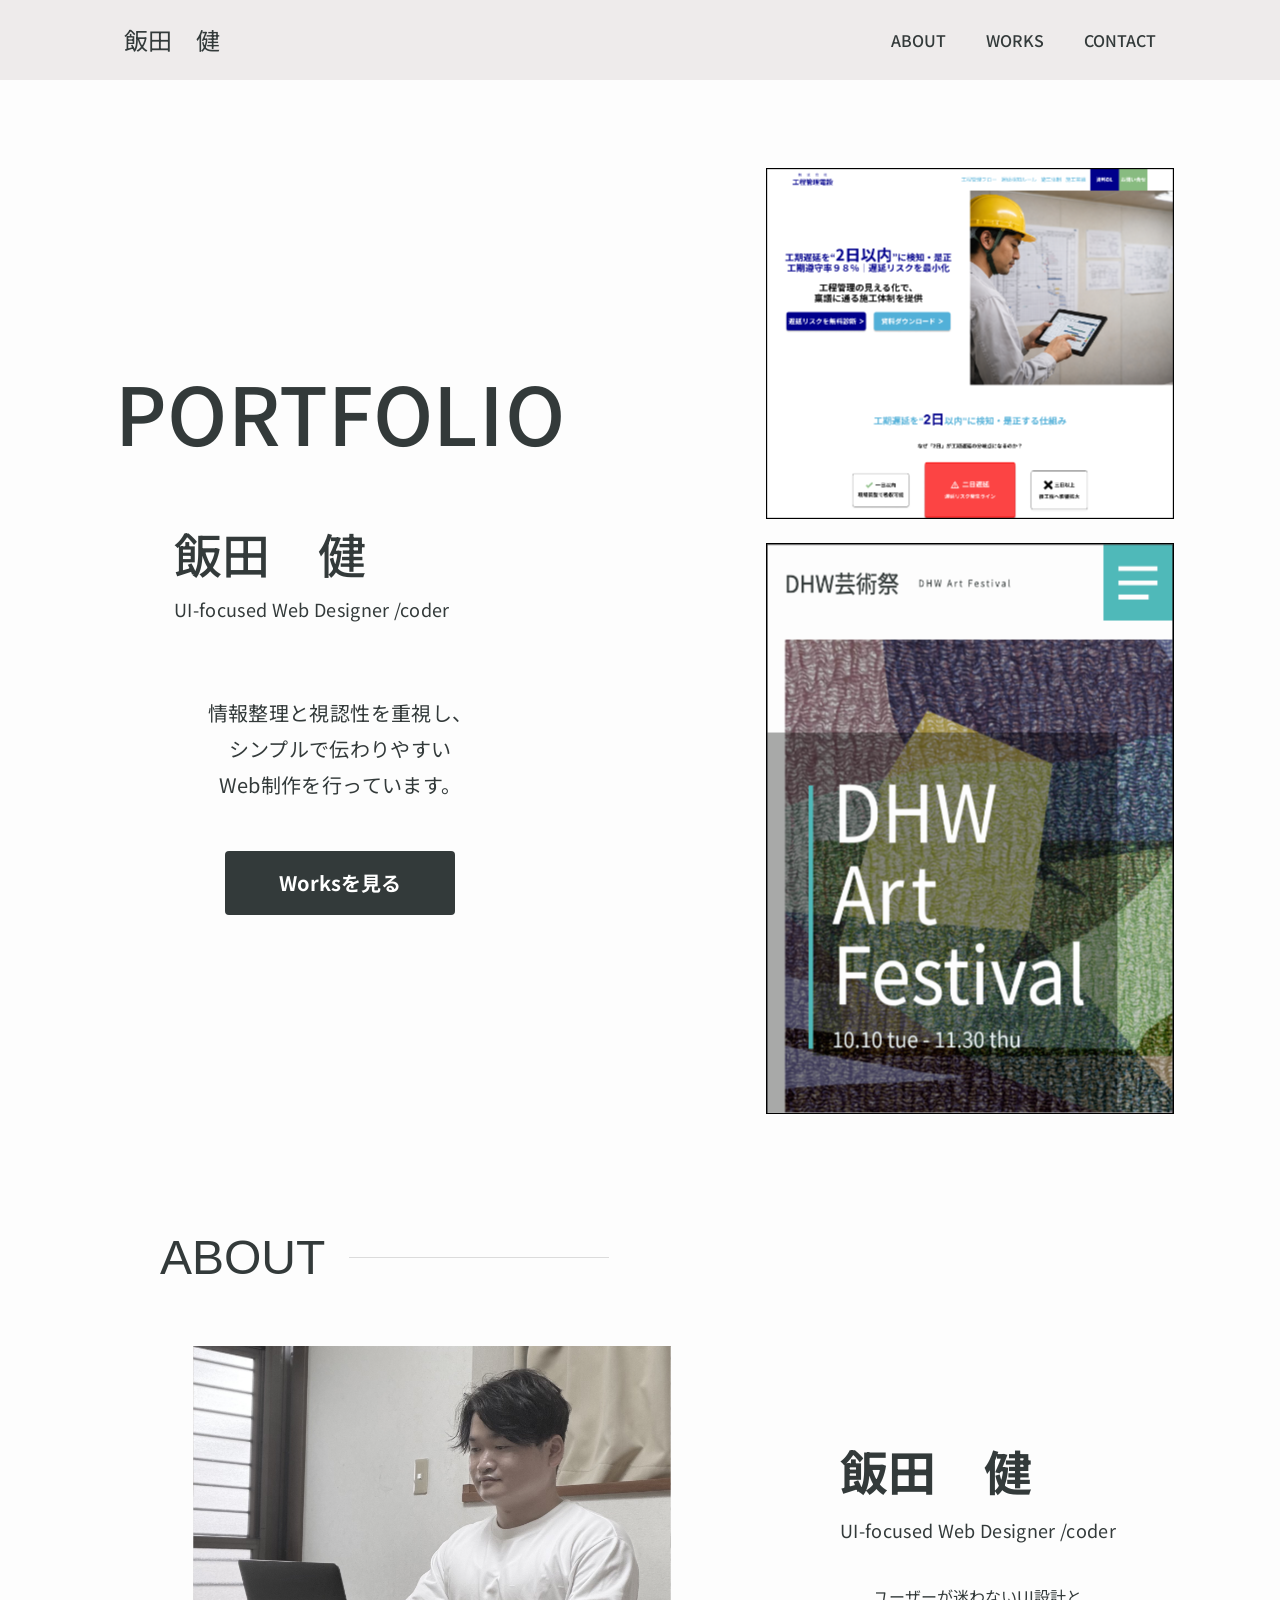
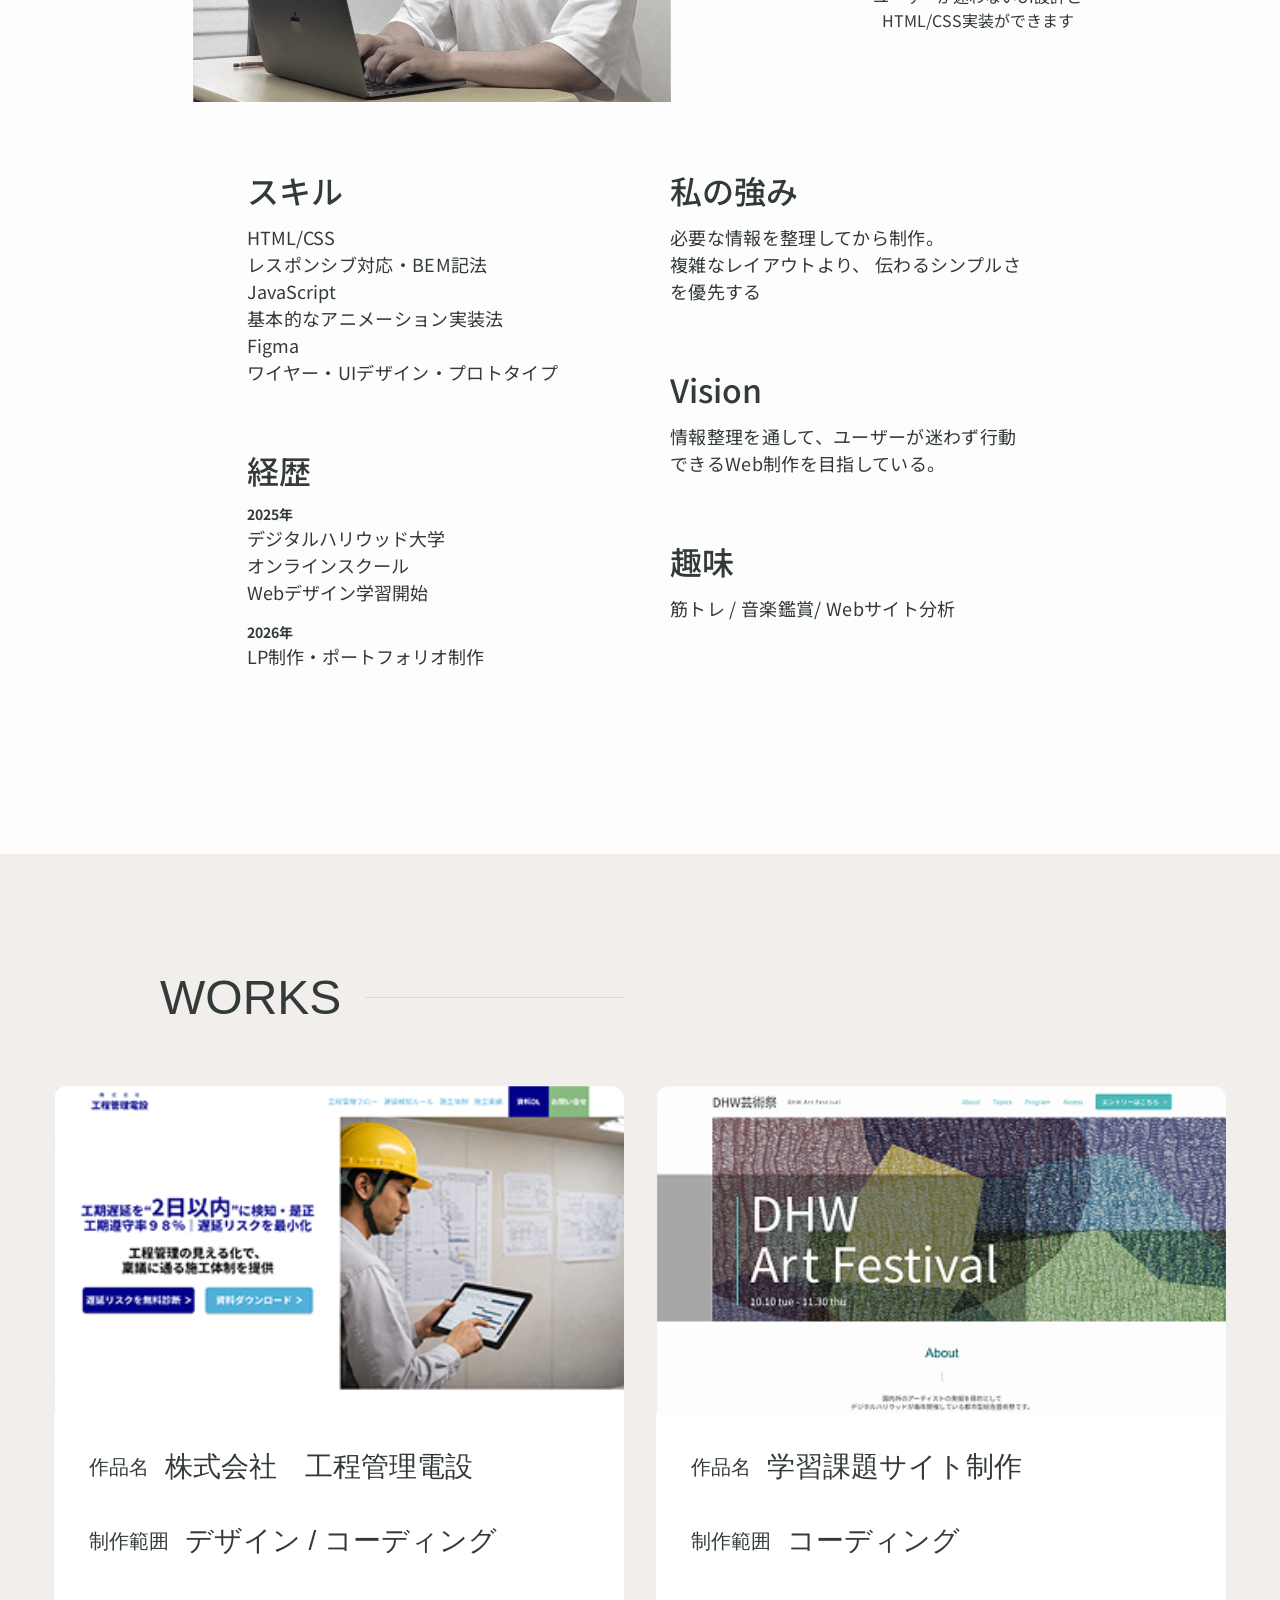
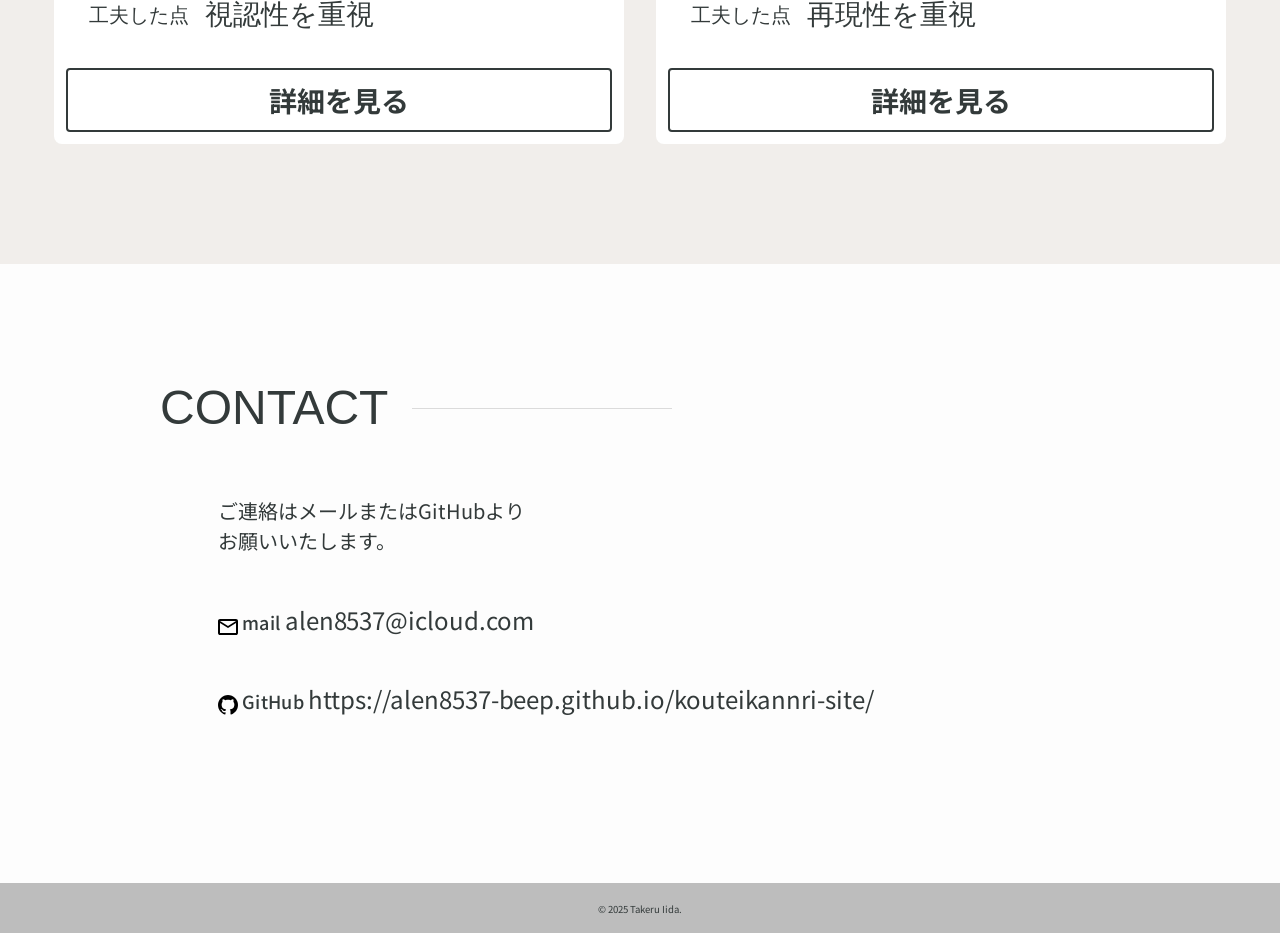
<file: index.html>
<!DOCTYPE html>
<html lang="ja">
<head>
    <meta charset="UTF-8">
    <meta name="viewport" content="width=device-width, initial-scale=1.0">
    <title>Portfolio</title>

    <!-- web fonts -->
    <link rel="preconnect" href="https://fonts.googleapis.com">
    <link rel="preconnect" href="https://fonts.gstatic.com" crossorigin>
    <link href="https://fonts.googleapis.com/css2?family=Noto+Sans+JP:wght@100..900&display=swap" rel="stylesheet">

    <!-- css -->
    <link rel="stylesheet" href="assets/css/destyle.min.css">
    <link rel="stylesheet" href="assets/css/common.css">
    <link rel="stylesheet" href="assets/css/style.css">
</head>
<body>
    <div id="container">
        <div class="header">
            <h1 class="header__topic"><a href="index.html">飯田　健</a></h1>
            <ul class="header__nav">
                <li class="header__nav-item"><a href="#about">ABOUT</a></li>
                <li class="header__nav-item"><a href="#works">WORKS</a></li>
                <li class="header__nav-item"><a href="#contact">CONTACT</a></li>
            </ul>
        </div>
        <div class="main">
            <article class="article">
                <div class="fv">
                    <div class="fv__left">
                        <h2 class="fv__title">PORTFOLIO</h2>
                        <div class="fv__catch">
                            <p class="fv__name">飯田　健</p>
                            <p class="fv__position">UI-focused Web Designer /coder</p>
                            <p class="fv__text">情報整理と視認性を重視し、<br>
                                シンプルで伝わりやすい<br>
                                Web制作を行っています。
                            </p>
                        </div>
                        <a href="index.html#works" class="btn fv__btn">Worksを見る</a>
                    </div>

                    <div class="fv__img">
                        <img src="assets/images/fv-img--pc.svg" alt="モックアップ" class="fv__img--pc">
                        <img src="assets/images/fv-img--sp.svg" alt="モックアップ" class="fv__img--sp">
                    </div>
                </div>

                <!-- ABOUT -->
                <section id="about" class="section section--about">
                    <h3 class="topic">ABOUT</h3>
                    <div class="profile__inner">
                        <img src="assets/images/profile-img.svg" alt="プロフィール画像" class="profile__img">
                        <div class="profile__intro">
                            <p class="profile__name">飯田　健</p>
                            <p class="profile__position">UI-focused Web Designer /coder</p>
                            <p class="profile__text">ユーザーが迷わないUI設計と<br>
                                HTML/CSS実装ができます
                            </p>
                        </div>
                    </div>
                    <div class="profile__grid">
                        <div class="profile__col">
                            <div class="profile__items">
                                <h4 class="profile__items--title">スキル</h4>
                                <div class="profile__items--content">
                                    <div class="profile__skill">
                                        <p class="profile__skill--title">HTML/CSS</p>
                                        <p class="profile__item--text">レスポンシブ対応・BEM記法</p>
                                    </div>
                                    <div class="profile__skill">
                                        <p class="profile__skill--title">JavaScript</p>
                                        <p class="profile__item--text">基本的なアニメーション実装法</p>
                                    </div>
                                    <div class="profile__skill">
                                        <p class="profile__skill--title">Figma</p>
                                        <p class="profile__item--text">ワイヤー・UIデザイン・プロトタイプ</p>
                                    </div>
                                </div>
                            </div>
                            <div class="profile__items">
                                <div class="profile__carrer">
                                    <h4 class="profile__items--title">経歴</h4>
                                    <div class="profile__items--content">
                                        <dl class="profile__carrer--list">
                                            <dt class="profile__carrer--year"><time datetime="2025">2025年</time></dt>
                                            <dd class="profile__carrer--text">デジタルハリウッド大学<br>
                                            オンラインスクール<br>Webデザイン学習開始</dd>
                                            <dt class="profile__carrer--year"><time datetime="2026">2026年</time></dt>
                                            <dd class="profile__carrer--text">LP制作・ポートフォリオ制作</dd>
                                        </dl>
                                    </div>
                                </div> 
                            </div>
                        </div>
                        <div class="profile__col">
                            <div class="profile__items">
                                <div class="profile__strength">
                                    <h4 class="profile__items--title">私の強み</h4>
                                    <div class="profile__items--content">
                                        <p class="profile__item--text">必要な情報を整理してから制作。<br>
                                            複雑なレイアウトより、<br class="sp-br">
                                            伝わるシンプルさを優先する</p>
                                    </div>
                                </div>
                            </div>
                            <div class="profile__items">
                                <div class="profile__vision">
                                    <h4 class="profile__items--title">Vision</h4>
                                    <div class="profile__items--content">
                                        <p class="profile__item--text">情報整理を通して、ユーザーが<br class="sp-br">迷わず行動できるWeb制作を<br class="sp-br">目指している。</p>
                                    </div>
                                </div>
                            </div>
                            <div class="profile__items">
                                <div class="profile__vision">
                                    <h4 class="profile__items--title">趣味</h4>
                                    <div class="profile__items--content">
                                        <p class="profile__item--text">筋トレ / 音楽鑑賞/ Webサイト分析</p>
                                    </div>
                                </div>
                            </div>
                            
                        </div>

                        </div>
                </section>
                <section id="works" class="section section--works">
                    <h3 class="topic">WORKS</h3>
                    <div class="works__grid">
                        <div class="works__inner">
                            <img src="assets/images/works1__img.svg" alt="作品画像1" class="works__img--pc">
                            <div class="works__container">
                                <div class="works__name">
                                    <p class="works__name--text">作品名</p>
                                    <h3 class="works__name--title">株式会社　工程管理電設</h3> 
                                </div>
                                <div class="works__role">
                                    <p class="works__role--text">制作範囲</p>
                                    <p class="works__role--value">デザイン / コーディング</p>
                                </div>
                                <div class="works__plan">
                                    <p class="works__plan--text">工夫した点</p>
                                    <p class="works__plan--value">視認性を重視</p>
                                </div>
                                <!-- btn -->
                                <a href="works1.html" class="btn works__btn">詳細を見る</a>
                                
                            </div>
                        </div>
                        <div class="works__inner">
                            <img src="assets/images/works2__img.svg" alt="作品画像1" class="works__img--pc">
                            <div class="works__container">
                                <div class="works__name">
                                    <p class="works__name--text">作品名</p>
                                    <h3 class="works__name--title">学習課題サイト制作</h3> 
                                </div>
                                <div class="works__role">
                                    <p class="works__role--text">制作範囲</p>
                                    <p class="works__role--value">コーディング</p>
                                </div>
                                <div class="works__plan">
                                    <p class="works__plan--text">工夫した点</p>
                                    <p class="works__plan--value">再現性を重視</p>
                                </div>
                                <!-- btn -->
                                <a href="works2.html" class="btn works__btn">詳細を見る</a>
                                
                            </div>
                        </div>

                    </div>
                </section>
                <section id="contact" class="section section--contact">
                    <h3 class="topic">CONTACT</h3>
                    <div class="contact__grid">
                        <p class="contact__text">ご連絡はメールまたはGitHubより<br>
                            お願いいたします。</p>
                        <div class="contact__info">
                            <div class="contact__item">
                                <a class="contact__link--mail" href="mailto:alen8537@icloud.com">
                                    <img src="assets/images/contact--mail.svg" alt="メール">
                                    mail
                                </a>
                                <!-- PC用：URLテキストのリンク（スマホでは非表示） -->
                                <a class="contact__url" href="mailto:alen8537@icloud.com">alen8537@icloud.com</a>
                            </div>
                            <div class="contact__item">
                                <a class="contact__link--github" href="https://alen8537-beep.github.io/kouteikannri-site/" target="_blank" rel="noopener noreferrer">
                                    <img src="assets/images/contact--github.svg" alt="ギットハブ">
                                    GitHub
                                </a>
                                <!-- PC用：URLテキストのリンク（スマホでは非表示） -->
                                <a class="contact__url" href="https://alen8537-beep.github.io/kouteikannri-site/" target="_blank" rel="noopener noreferrer">https://alen8537-beep.github.io/kouteikannri-site/</a>
                            </div>
                        </div>

                    </div>
                </section>
                
            </article>
        </div>
        <footer class="footer">
            <p class="copy"><small>&copy; 2025 Takeru Iida.</small></p>
        </footer>
    </div>
</body>
</html>
</file>
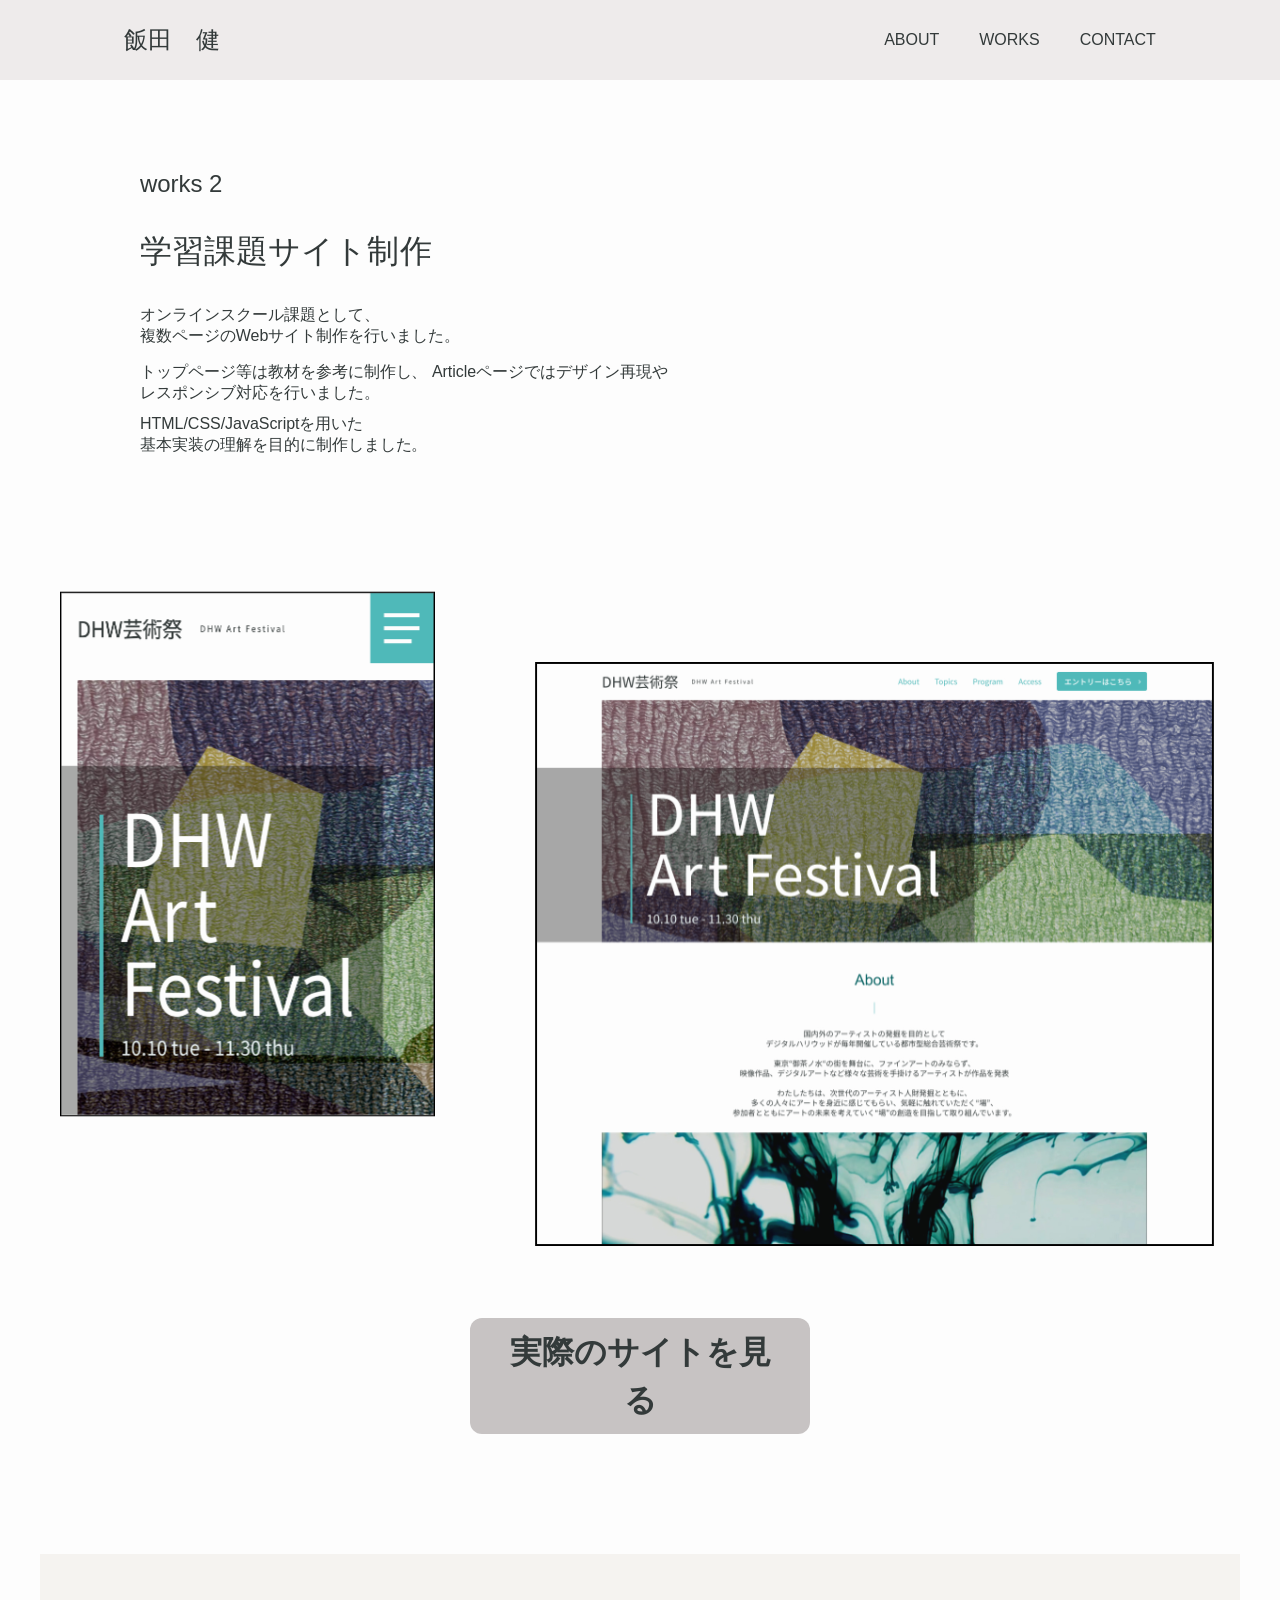
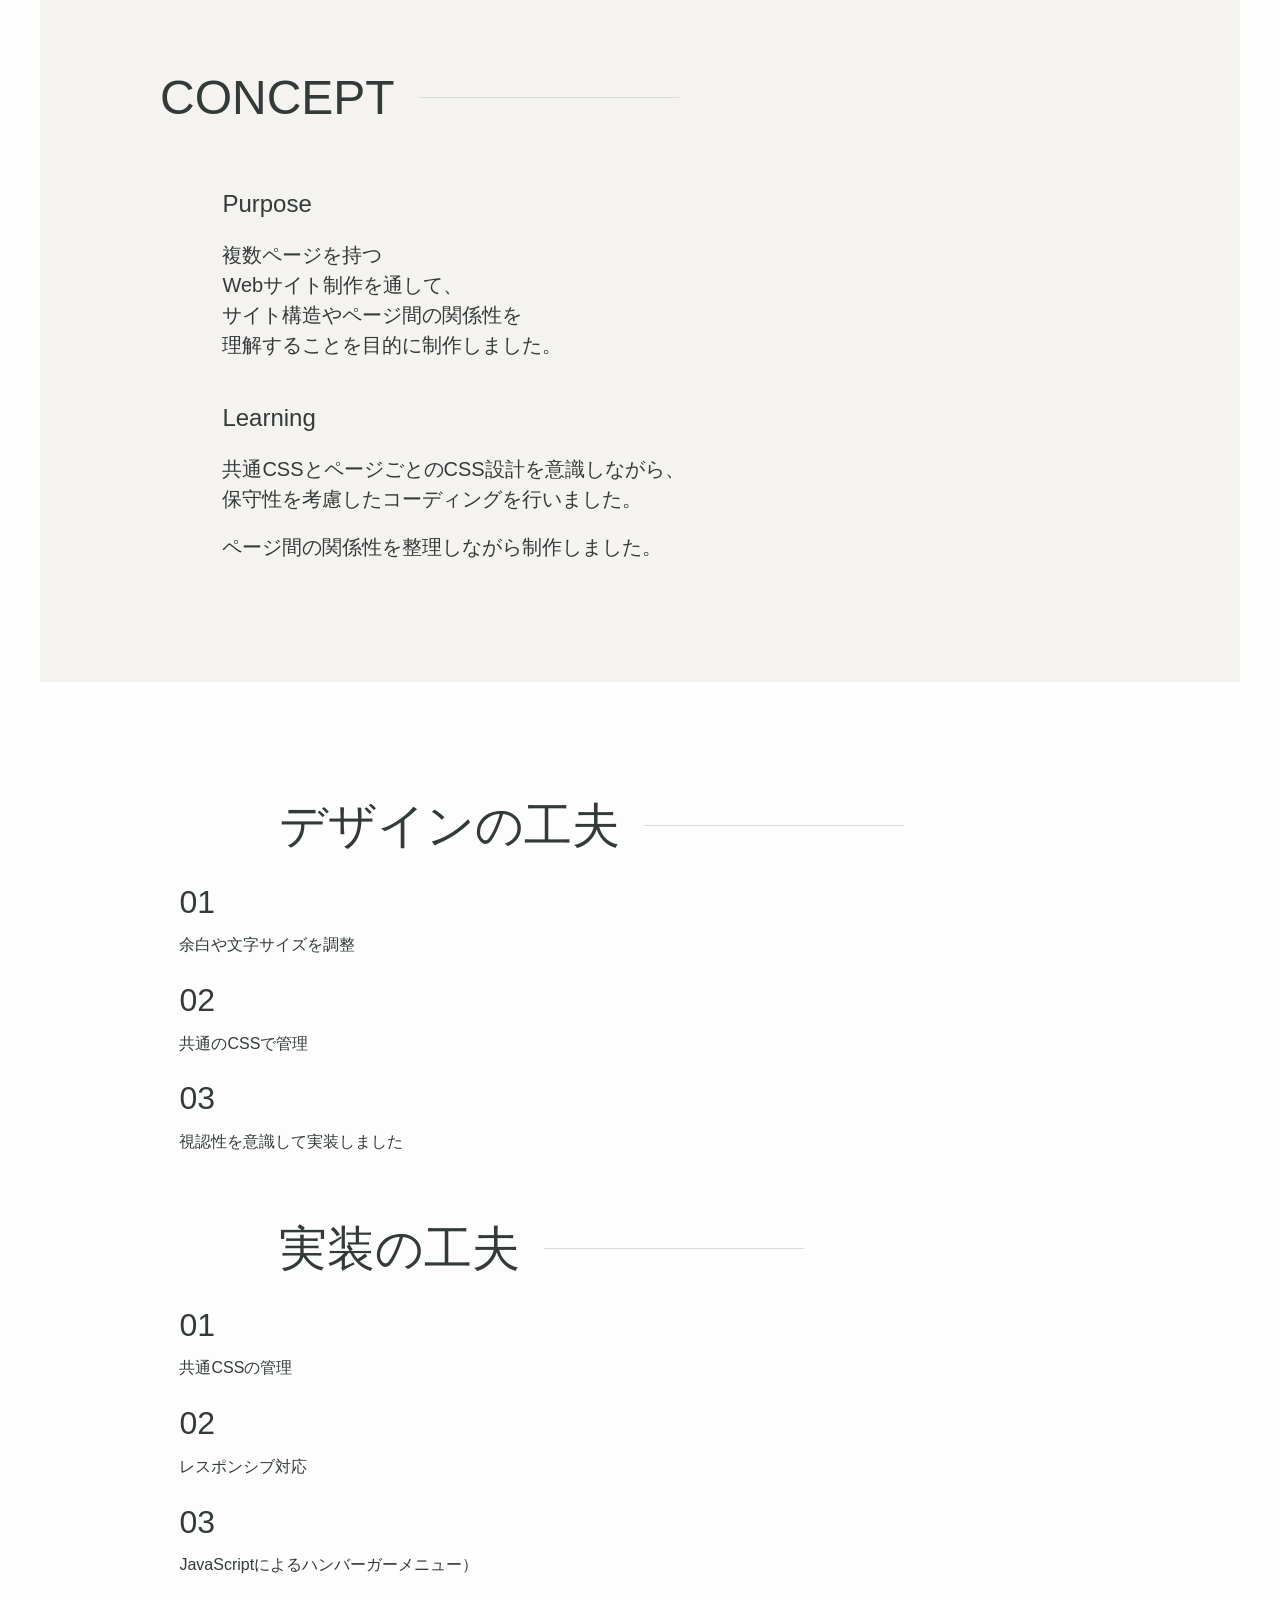
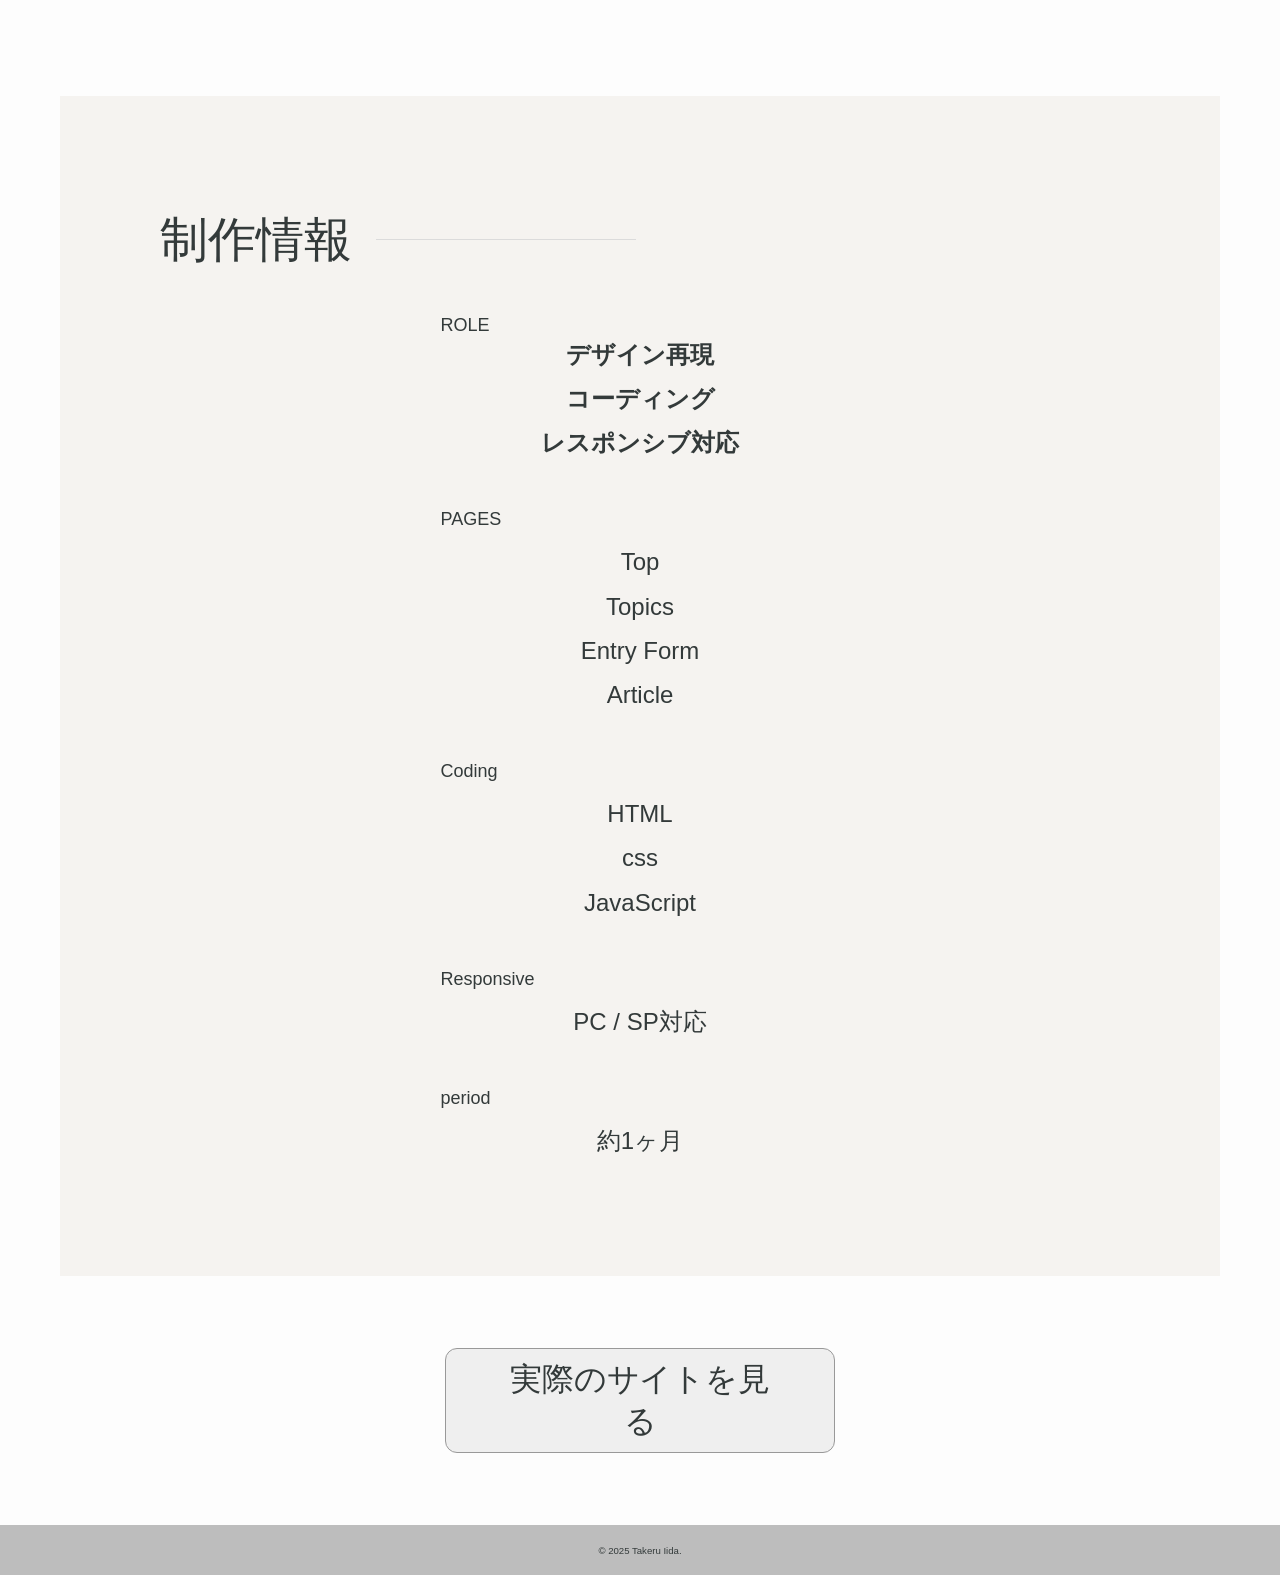
<file: works2.html>
<!DOCTYPE html>
<html lang="ja">
<head>
  <meta charset="UTF-8">
  <meta name="viewport" content="width=device-width, initial-scale=1.0">
  <title>protfolio</title>

    <!-- css -->
    <link rel="stylesheet" href="assets/css/destyle.min.css">
    <link rel="stylesheet" href="assets/css/common.css">
    <link rel="stylesheet" href="assets/css/works2.css">
    
</head>
<body>
    <div id="container">
        <div class="header">
            <h1 class="header__topic"><a href="index.html">飯田　健</a></h1>
            <ul class="header__nav">
                <li class="header__nav-item"><a href="index.html">ABOUT</a></li>
                <li class="header__nav-item"><a href="index.html#works">WORKS</a></li>
                <li class="header__nav-item"><a href="index.html#contact">CONTACT</a></li>
            </ul>
        </div>
        <div class="main">
            <article class="article">
                <div class="fv">
                    <div class="fv__grid">
                        <p class="fv__number">works 2</p>
                        <div class="fv__container">
                            <h2 class="fv__title">学習課題サイト制作</h2>
                            <div class="fv__wrap">
                                <p class="fv__text">オンラインスクール課題として、<br>
                                    複数ページのWebサイト制作を行いました。</p>
                                <p class="fv__text">トップページ等は教材を参考に制作し、<br class="sp-br">
                                    Articleページではデザイン再現や<br>
                                    レスポンシブ対応を行いました。</p>
                                <p class="fv__text">HTML/CSS/JavaScriptを用いた<br>
                                    基本実装の理解を目的に制作しました。</p>
                            </div>
                        </div>
                    </div>
                    <div class="fv__img">
                        <img src="assets/images/works2__img--sp.svg" alt="pc画像" class="fv__img--sp">
                        <img src="assets/images/works2__img--pc.svg" alt="スマホ画像" class="fv__img--pc">
                    </div>
                    <div class="fv__btn">
                        <a class="contact__link--github" href="https://alen8537-beep.github.io/educartion-site/" target="_blank" rel="noopener noreferrer">実際のサイトを見る</a>
                    </div>
                </div>

                <!-- CONCEPT -->
                <section class="section section--consept">
                    <h3 class="topic">CONCEPT</h3>
                    <div class="concept__wrap">
                        <div class="concept__inner">
                            <p class="concept__lead">Purpose</p>
                            <p class="concept__text">複数ページを持つ<br>
                                Webサイト制作を通して、<br>
                                サイト構造やページ間の関係性を<br>
                                理解することを目的に制作しました。</p>
                        </div>
                        <div class="concept__inner">
                            <p class="concept__lead">Learning</p>
                            <p class="concept__text">共通CSSとページごとのCSS設計を意識しながら、<br>
                                保守性を考慮したコーディングを行いました。</p>
                            <p class="concept__text">ページ間の関係性を整理しながら制作しました。</p>
                        </div>
                    </div>
                </section>
                <section class="section secrion--idea">
                    <div class="idea__container">
                        <h3 class="topic idea--small">デザインの工夫</h3>
                        <div class="idea__item">
                            <div class="idea__list">
                                <p class="idea__number">01</p>
                                <p class="idea__text">余白や文字サイズを調整</p>
                            </div>
                            <div class="idea__list">
                                <p class="idea__number">02</p>
                                <p class="idea__text">共通のCSSで管理</p>
                            </div>
                            <div class="idea__list">
                                <p class="idea__number">03</p>
                                <p class="idea__text">視認性を意識して実装しました</p>
                            </div>
                        </div>
                    </div>
                    <div class="idea__container">
                        <h3 class="topic idea--small">実装の工夫</h3>
                        <div class="idea__item">
                            <div class="idea__list">
                                <p class="idea__number">01</p>
                                <p class="idea__text">共通CSSの管理</p>
                            </div>
                            <div class="idea__list">
                                <p class="idea__number">02</p>
                                <p class="idea__text">レスポンシブ対応</p>
                            </div>
                            <div class="idea__list">
                                <p class="idea__number">03</p>
                                <p class="idea__text">JavaScriptによるハンバーガーメニュー）</p>
                            </div>
                        </div>
                    </div>
                </section>
                <section class="section section--infomation">
                    <h3 class="topic infomation--small">制作情報</h3>
                    <div class="infomation__container">
                        <div class="infomation__item">
                            <h4 class="infomation__title">ROLE</h4>
                            <div class="infomation__list">
                                <div class="infomation__text--bold">デザイン再現</div>
                                <div class="infomation__text--bold">コーディング</div>
                                <div class="infomation__text--bold">レスポンシブ対応</div>
                            </div>
                        </div>
                        <div class="infomation__item">
                            <h4 class="infomation__title">PAGES</h4>
                            <div class="infomation__list">
                                <div class="infomation__text">Top</div>
                                <div class="infomation__text">Topics</div>
                                <div class="infomation__text">Entry Form</div>
                                <div class="infomation__text">Article</div>
                            </div>
                        </div>
                        <div class="infomation__item">
                            <h4 class="infomation__title">Coding</h4>
                            <div class="infomation__list">
                                <div class="infomation__text">HTML</div>
                                <div class="infomation__text">css</div>
                                <div class="infomation__text">JavaScript</div>
                            </div>
                        </div>
                        <div class="infomation__item">
                            <h4 class="infomation__title">Responsive</h4>
                            <div class="infomation__list">
                                <div class="infomation__text">PC / SP対応</div>
                            </div>
                        </div>
                        <div class="infomation__item">
                            <h4 class="infomation__title">period</h4>
                            <div class="infomation__list">
                                <div class="infomation__text">約1ヶ月</div>
                            </div>
                        </div>
                    </div>

                </section>
                <div class="last__btn">
                    <a class="contact__link--github" href="https://alen8537-beep.github.io/educartion-site/" target="_blank" rel="noopener noreferrer">実際のサイトを見る</a>
                </div>
                
            </article>
        </div>
        <footer class="footer">
                <p class="copy"><small>&copy; 2025 Takeru Iida.</small></p>
        </footer>
    </div>
</body>
</html>
</file>
<file: assets/css/common.css>
@charset "UTF-8";
/* ====== common ====== */
:root {
    --base-color-black: #333A3A;
    --primary-color-white: #FFFFFF;
    --color-base-header: #EEEBEB;
    --base-color-white: #fdfdfd;
    --color-base-concept: #F5F3F0;
    --color-base-text: #333333;
    --color-works: #F1EEEB;
    --color-works-sub: #F5F5F2;
    --color-base-footer: #BDBDBD;
    --primary-padding: 5.3%;
}

html {
    font-size: 62.5%;
}

body {
    font-family:
        'Noto Sans JP',
        Arial,
        sans-serif;
    font-style: normal;
    color: var(--base-color-black, #333A3A);
    background-color: var(--base-color-white, #fdfdfd);
    line-height: 1.5;
}

img {
    max-width: 100%;
    height: auto;
}

.topic {
    text-align: center;
    font-family: Arial;
    font-size: 3.2rem;
    line-height: 1;
    font-weight: 500;
    margin: 0 auto;
    color: var(--base-color-black);
    display: flex;
    align-items: center;
    gap: 16px;
    padding: 0 12%;
}

.topic::after {
    content: '';
    display: block;
    width: 120px;
    height: 1px;
    background: #dbdbdb;
}

.idea--small,
.infomation--small {
    text-align: center;
    font-family: Arial;
    font-size: 2rem;
    line-height: 1;
    font-weight: 500;
    margin: 0 auto;
    color: var(--base-color-black);
    display: flex;
    align-items: center;
    gap: 16px;
    padding: 0 9%;
}


.btn {
    display: block;
    width: 100%;
    padding: 16px;
    border-radius: 4px;
    text-align: center;
    font-size: 1.6rem;
    font-weight: 700;
    line-height: 1;
    transition: opacity 0.3s;
}

.btn:hover {
    opacity: 0.7;
}


.fv__btn {
    background: var(--base-color-black);
    color: var(--primary-color-white);
}



@media screen and (min-width: 769px) {
    .topic {
        width: 100%;
        max-width: 1160px;
        padding: 0 100px;
        font-size: 4.8rem;
        line-height: 1;
        gap: 24px;
    }

    .sp-br {
        display: none;
    }

    .topic::after { 
        width: 260px;
    }
}

/* ====== /common ====== */

/* header */
.header {
    position: fixed;
    top: 0;
    left: 0;
    width: 100%;
    background-color: var(--color-base-header, #EEEBEB);
    z-index: 100;
    padding: 0 5.3%;
    height: 72px;
    display: flex;
    align-items: center;
    justify-content: space-between;
}

.header__topic {
    font-size: 2rem;
    line-height: 1.3;
}

.header__nav {
    display: flex;
    gap: 24px;
}

.header__nav-item {
    font-size: 1.2rem;
    line-height: 1.3;
}

.main {
    margin-top: 72px;
}

@media screen and (min-width: 769px) {
    .header {
        width: 100%;
        height: 80px;
        padding: 20px 9.7%;
    }

    .header__topic {
        font-size: 2.4rem;
    }

    .header__nav {
        gap: 40px;
    }

    .header__nav-item {
        font-size: 1.6rem;
        font-weight: 500; 
    }
}

/* ====== FOOTER ====== */
.footer {
    margin: 48px auto 0;
    background: var(--color-base-footer, #BDBDBD);
    padding: 16px 0;
}

.copy {
    font-size: 1.2rem;
    text-align: center;
}
</file>
<file: assets/css/style.css>
@charset "UTF-8";

/* fv */
.fv {
    background: var(--base-color-white);
    text-align: center;
    margin: 0 auto;
    padding: 96px 0 0;
}

.fv__title {
    font-size: 4.8rem;
    line-height: 1.1;
    font-weight: 700;
    margin: 0 auto;
}

.fv__catch {
    text-align: left;
    padding: 0 14.9%;
}

.fv__name {
    font-size: 3.6rem;
    line-height: 1.1;
    font-weight: 500;
    margin-top: 72px;
}

.fv__position {
    font-size: 1.6rem;
    letter-spacing: 0.018em;
    margin-top: 10px;
}

.fv__text {
    text-align: center;
    font-size: 1.4rem;
    line-height: 1.8;
    letter-spacing: 0.018em;
    margin-top: 40px
}

.fv__btn {
    align-items: center;
    margin: 24px auto 0;
    width: 100%;
    max-width: 230px;
} 

.fv__img {
    padding: 0 5.5%;
    margin: 48px auto;
}

.fv__img--pc {
    width: 100%;
}

.fv__img--sp {
    width: 100%;
    margin-top: 24px;
}

@media screen and (min-width: 769px) {
    .fv {
        display: flex;
        align-items: center;
        justify-content: space-between;
        width: 100%;
        max-width: 1200px;
    }
    .fv__left {
        width: 50%;
        padding: 0 5.3%;
        align-items: center;
    }

    .fv__title {
        font-size: 8rem;
        letter-spacing: 0.008em;
        font-weight: 500;
    }

    .fv__name {
        font-size: 4.8rem;
        margin-top: 72px;
    }

    .fv__position {
        font-size: 1.8rem;
        margin-top: 16px;
    }

    .fv__text {
        font-size: 2rem;
        margin-top: 72px;
    }

    .fv__btn {
        display: inline-flex;
        justify-content: center;
        align-items: center;
        font-size: 2rem;
        margin-top: 48px;
        height: 64px;
        padding: 5px 12px;
        text-align: center;
    }


    .fv__img {
        width: 45%;
        align-self: stretch;
        margin: 0;
    }
}


/* ====== ABOUT ====== */

.section--about {
    padding: 64px 0;
}

/* profile__inner：スマホは縦配置、paddingで余白 */
.profile__inner {
    padding: 0 5.3%;
    margin-top: 32px;
}

/* プロフィール画像：画像未用意なのでサイズだけ確保 */
.profile__img{
    width: 100%;
    aspect-ratio: 1 / 1;
    display: block;
}

.profile__intro {
    margin-top: 24px;
    padding: 0 14.6%;
}

.profile__name {
    font-size: 2.4rem;
    font-weight: 500;
}

.profile__position {
    font-size: 1.4rem;
    margin-top: 10px;
    letter-spacing: 0.018em;
}

/* profile__textはaboutとfvで共用なので上書きに注意 */
.profile__text {
    font-size: 1.6rem;
    margin-top: 20px;
}

/* profile__grid：縦配置、padding指定 */
.profile__grid {
    padding: 24px 9.6%;
    text-align: left;
}

/* 最初のprofile__itemsだけmargin-topを0にする */
.profile__items {
    margin-top: 24px;
}

.profile__items:first-child {
    margin-top: 0;
}

.profile__items--title {
    font-size: 2.4rem;
    font-weight: 500;
}

.profile__skill--title {
    font-size: 1.6rem;
    margin-top: 16px;
}

.profile__skill--title:first-child {
    margin-top: 0;
}

.profile__items--content {
    margin-top: 10px;
}

.profile__item--text {
    font-size: 1.6rem;
    letter-spacing: 0.019em;
}


.profile__carrer--year {
    font-size: 1.2rem;
    margin-top: 16px;
}

.profile__carrer--year:first-child {
    margin-top: 0;
}

.profile__carrer--text {
    font-size: 1.6rem;
}



@media screen and (min-width: 769px) {
    .section--about {
        padding: 120px 0;
    }

    .profile__inner {
        display: flex;
        align-items: center;
        justify-content: space-between;
        width: 100%;
        max-width: 1160px;
        justify-content: center;
        margin: 64px auto;
        gap: 140px;
        padding: 0;
    }

    .profile__img{
        border-radius: 8px;
        width: 536px;
        height: 356px;
    }

    .profile__intro {
        margin-top: 24px;
        padding: 0;
    }

    .profile__name {
        font-size: 4.8rem;
        font-weight: 700;
        line-height: 1.3;
    }

    .profile__position {
        font-size: 1.8rem;
        margin-top: 16px;
    }

    .profile__text {
        margin-top: 40px;
        text-align: center;
    }

    .profile__grid {
        display: flex;
        width: 100%;
        max-width: 786px;
        gap: 60px;
        margin: 64px auto;
        padding: 0
    }

    /* 左右均等に広がる */
    .profile__col {
        flex: 1;
    }

    /* 最初のprofile__itemsはmargin-topなし */
    .profile__col .profile__items:first-child {
        margin-top: 0;
    }

    .profile__items {
        margin-top: 60px;
    }

    .profile__items--title {
        font-size: 3.2rem;
    }

    .profile__skill--title,
    .profile__item--text,
    .profile__carrer--text {
        font-size: 1.8rem;
    }

    .profile__carrer--year {
        font-size: 1.4rem;
    }
}


/* ====== WORKS ====== */

.section--works {
    padding: 96px 0;
    background: var(--color-works, #F1EEEB);
}


/* 真ん中寄せとtopの余白 */
.works__grid {
    margin: 40px auto 0;
}

.works__inner {
    margin-top: 40px;
    padding: 0 5.3%;
}

/* 2個目のworks__innerだけmargin-topを64px */
.works__inner + .works__inner {
    margin-top: 64px;
    padding: 0 5.3%;
}

.works__img--pc {
    width: 100%;
    border-radius: 8px 8px 0 0;
}

.works__container {
    background: var(--primary-color-white, #FFFFFF);
    padding: 24px 12px 12px;
    border-radius: 0 0 8px 8px;
}

/* 横並び・左配置・gap8px */
.works__name,
.works__role,
.works__plan {
    display: flex;
    align-items: center;
    gap: 8px;
    text-align: left;
    margin-top: 20px;
}

.works__name:first-child {
    margin-top: 0;
}

.works__name--title,
.works__role--value,
.works__plan--value {
    font-size: 2rem;
    font-family: Arial;
}

.works__name--text,
.works__role--text,
.works__plan--text {
    font-size: 1.4rem;
    font-family: Arial;
}

/* ボタン */
.works__btn {
    margin-top: 24px;
    border: 2px solid var(--base-color-black);
    color: var(--base-color-black);
    background: transparent;
}

@media screen and (min-width: 769px) {
    .section--works {
        padding: 120px 0;
        width: 100%;
        max-width: 1280px;
        margin: 0 auto;
    }

    .works__container {
    padding-top: 32px;
}

    .works__grid {
        display: flex;
        margin-top: 64px;
        justify-content: space-between;
        gap: 20px;
        padding: 0 4.2%;
    }

    .works__inner,
    .works__inner + .works__inner {
        width: 100%;
        max-width: 570px;
        margin-top: 0;
        padding: 0;
    }

    .works__name,
    .works__role,
    .works__plan {
        gap: 16px;
        text-align: left;
        margin-top: 32px;
        padding: 0 4.2% ;
    }

    .works__name--title,
    .works__role--value,
    .works__plan--value {
        font-size: 2.8rem;
    }

    .works__name--text,
    .works__role--text,
    .works__plan--text {
        font-size: 2rem;
    } 
 
    .works__btn {
        font-size: 2.8rem;
        margin-top: 32px;
    }

}

/* ====== CONTACT ====== */

.section--contact {
    padding:96px 0;
}

.contact__text {
    font-size: 1.6rem;
    text-align: center;
    margin-top: 32px;
}

.contact__info {
    display: flex;
    align-items: center;
    justify-content: center;
    gap: 66px;
    margin-top: 32px;
}

.contact__link--mail,
.contact__link--github {
    font-size: 1.8rem;
    font-weight: 500;
    line-height: 1.3;
    letter-spacing: 0.018em;
}

.contact__url {
    display: none;
}

@media screen and (min-width: 769px) {
    .section--contact {
        width: 100%;
        max-width: 1160px;
        padding: 120px 0;
        margin: 0 auto;
    }

    .contact__grid {
        padding: 0 13.6%;
    }

    .contact__text {
        font-size: 2rem;
        margin-top: 64px;
        text-align: left;
    }

    .contact__info {
        display: block;
        margin-top: 48px;
        text-align: left;
    }

    .contact__item:last-of-type {
        margin-top: 48px;
    }

    .contact__url {
        display: inline;
        font-size: 2.4rem;
        line-height: 1.3;
        letter-spacing: -0.002em;
    }
}
</file>
<file: assets/css/works2.css>
@charset "UTF-8";
.fv {
    padding: 96px 5.3% 120px;
}

.fv__number {
    font-size: 4.8rem;
    line-height: 1.3;
    letter-spacing: -0.002em;
}

.fv__container {
    margin-top: 48px;
}

.fv__title {
   font-size: 2.8rem;
   line-height: 1.3;
   letter-spacing: 0.002em; 
}

.fv__span {
    display: block;
    font-size: 1.4rem;
    line-height: 1.3;
    letter-spacing: 1.5em;
}

.fv__wrap {
    margin-top: 32px;
}

.fv__text {
    font-size: 1.6rem;
    line-height: 1.3;
    letter-spacing: -0.002em;
}

.fv__text:last-of-type {
    margin-top: 10px
}

.fv__text--bold {
    font-weight: 700;
}

.fv__img {
    margin-top: 64px;
}

.fv__img--sp {
    margin-top: 33px;
}


.fv__btn {
    background: #C7C3C3;
    width: 100%;
    max-width: 250px;
    color: var(--base-color-black);
    font-size: 2rem;
    font-weight: 700;
    text-align: center;
    padding: 8px 18px;
    border-radius: 12px;
    margin: 40px auto 0;
}

@media screen and (min-width: 769px) {
    .fv {
        width: 100%;
        max-width: 1160px;
        margin:  auto;
        padding: 96px 0 120px;
    }

    .fv__grid {
        padding: 0 6.9%;
    }

    .fv__number {
        font-size: 2.4rem;
    }

    .fv__container {
        margin-top: 32px;
    }

    .fv__title {
        font-size: 3.2rem;
    }
    .fv__span {
        font-size: 1.6rem;
    }

    .fv__wrap {
        font-size: 1.8rem;
        margin-top: 32px;
    }

    .fv__text {
        margin-top: 16px;
    }


    .fv__text:first-of-type {
        margin-top: 0px;
    }

    .fv__img {
        display: flex;
        gap: 100px;
        align-items: flex-start;
    }

    .fv__img--pc {
        margin-top: 142px;
        width: 679px;
        height: 584px;
    }

    .fv__img--sp {
        width: 375px;
        height: 602px;
    }

    .fv__btn {
        width: 100%;
        max-width: 340px;
        font-size: 3.2rem;
        padding: 10px 24px;
        margin-top: 72px;
    }
}


/* CONCEPT */
.section--consept {
    padding: 72px var(--primary-padding);
    background: var(--color-base-concept);
}

.concept__lead {
    font-size: 1.8rem;
    margin-top: 32px;
}

.concept__text {
    font-size: 1.6rem;
    margin-top: 12px;
}

.concept__img {
    margin-top: 100px;
}

.concept__img:last-of-type {
    margin-top: 80px;
}

.concept__img--text {
    font-size: 1.2rem;
    text-align: right;
    margin-top: 5px;
}

@media screen and (min-width: 769px) {
    .section--consept {
        padding: 120px 0;
        width: 100%;
        max-width: 1200px;
        margin: 0 auto;
    }

    .concept__wrap {
        padding: 0 15.2%;
        margin-top: 64px;
    }

    .concept__inner:last-of-type {
        margin-top: 40px;
    }

    .concept__lead {
        font-size: 2.4rem;
    }

    .concept__text {
        font-size: 2rem;
        margin-top: 18px;
    }

    .concept__img--plan {
        display: flex;
        gap: 38px;
        align-items: flex-start;
    }

    .concept__img--plan {
        margin-top: 64px;
        justify-content: space-between;
    }

    .concept__img {
        width: 571px;
        height: 351px;
        margin-top: 0;
    }

    .concept__img--text {
        font-size: 1.4rem;
        padding: 0 10px;
        margin-top: 24px;
    }
}


/* idea */

.secrion--idea {
    padding: 72px 5.3%;
}

.idea__container {
    margin-top: 60px;
}

.idea__container:first-of-type {
    margin-top: 0;
}

.idea__item {
    margin-top: 32px;
}
.idea__list {
    margin-top: 24px;
}

.idea__list:first-of-type{
    margin-top: 0;
}

.idea__number {
    font-size: 2.8rem;
    line-height: 1.3;
    letter-spacing: -0.002em;
}

.idea__text {
    font-size: 1.4rem;
    margin-top: 5px;
    line-height: 1.3;
}

@media screen and (min-width: 769px) {
    .secrion--idea {
        width: 100%;
        max-width: 1160px;
        padding: 120px 0;
        margin: 0 auto;
    }

    .idea__container {
        padding: 0 10.3%;
        margin-top: 72px;
    }

    .idea__number {
        font-size: 3.2rem;
    }

    .idea__text {
        font-size: 1.6rem;
        margin-top: 12px;
        
    }
}

/* infomation */

.section--infomation {
    padding: 72px var(--primary-padding);
    background: var(--color-base-concept);   
}


.infomation__item {
    margin-top: 32px;
}

.infomation__title {
    font-size: 1.6rem;
    font-family: Arial;

}

.infomation__text--bold {
    font-size: 2rem;
    line-height: 1.3;
    font-family: Arial;
    font-weight: 700;
    margin-top: 13px;
    text-align: center;
}

.infomation__text--bold:first-of-type {
    margin-top: 0;
}

.infomation__text {
    font-size: 2rem;
    line-height: 1.3;
    font-family: Arial;
    margin-top: 13px;
    text-align: center;
}

.last__btn {
    width: 100%;
    max-width: 305px;
    margin: 72px auto;
    padding: 10px 48px;
    background: #EFEFEF;
    border: 1px solid #999999;
    border-radius: 12px;
    font-size: 2rem;
    line-height: 1.3;
    letter-spacing: -0.002em;
    text-align: center;
}

@media screen and (min-width: 769px) {
    .section--infomation {
    padding: 120px 0;
    margin: 0 auto;
    width: 100%;
    max-width: 1160px;
    }

    .infomation__container {
        width: 100%;
        max-width: 399px;
        margin: 0 auto;
    }

    .infomation__item {
        margin-top: 48px;
    }

    .infomation__title {
        font-size: 1.8rem;
        font-weight: 500;
    }

    .infomation__text--bold {
        font-size: 2.4rem;
    }

    .infomation__text {
        font-size: 2.4rem;
    }

    .last__btn {
        max-width: 390px;
        font-size: 3.2rem;
        font-weight: 500;
        padding: 10px 48px;
    }
}
</file>
<file: assets/css/destyle.min.css>
/*! destyle.css v4.0.0 | MIT License | https://github.com/nicolas-cusan/destyle.min.css */
*,::before,::after{box-sizing:border-box;border-style:solid;border-width:0}html{line-height:1.15;-webkit-text-size-adjust:100%;-webkit-tap-highlight-color:transparent}body{margin:0}main{display:block}p,table,blockquote,address,pre,iframe,form,figure,dl{margin:0}h1,h2,h3,h4,h5,h6{font-size:inherit;font-weight:inherit;margin:0}ul,ol{margin:0;padding:0;list-style:none}dt{font-weight:700}dd{margin-left:0}hr{box-sizing:content-box;height:0;overflow:visible;border-top-width:1px;margin:0;clear:both;color:inherit}pre{font-family:monospace,monospace;font-size:inherit}address{font-style:inherit}a{background-color:transparent;text-decoration:none;color:inherit}abbr[title]{text-decoration:underline dotted}b,strong{font-weight:bolder}code,kbd,samp{font-family:monospace,monospace;font-size:inherit}small{font-size:80%}sub,sup{font-size:75%;line-height:0;position:relative;vertical-align:baseline}sub{bottom:-.25em}sup{top:-.5em}svg,img,embed,object,iframe{vertical-align:bottom}button,input,optgroup,select,textarea{-webkit-appearance:none;appearance:none;vertical-align:middle;color:inherit;font:inherit;background:transparent;padding:0;margin:0;border-radius:0;text-align:inherit;text-transform:inherit}button,[type="button"],[type="reset"],[type="submit"]{cursor:pointer}button:disabled,[type="button"]:disabled,[type="reset"]:disabled,[type="submit"]:disabled{cursor:default}:-moz-focusring{outline:auto}select:disabled{opacity:inherit}option{padding:0}fieldset{margin:0;padding:0;min-width:0}legend{padding:0}progress{vertical-align:baseline}textarea{overflow:auto}[type="number"]::-webkit-inner-spin-button,[type="number"]::-webkit-outer-spin-button{height:auto}[type="search"]{outline-offset:-2px}[type="search"]::-webkit-search-decoration{-webkit-appearance:none}::-webkit-file-upload-button{-webkit-appearance:button;font:inherit}[type="number"]{-moz-appearance:textfield}label[for]{cursor:pointer}details{display:block}summary{display:list-item}[contenteditable]:focus{outline:auto}table{border-color:inherit;border-collapse:collapse}caption{text-align:left}td,th{vertical-align:top;padding:0}th{text-align:left;font-weight:700}
</file>
